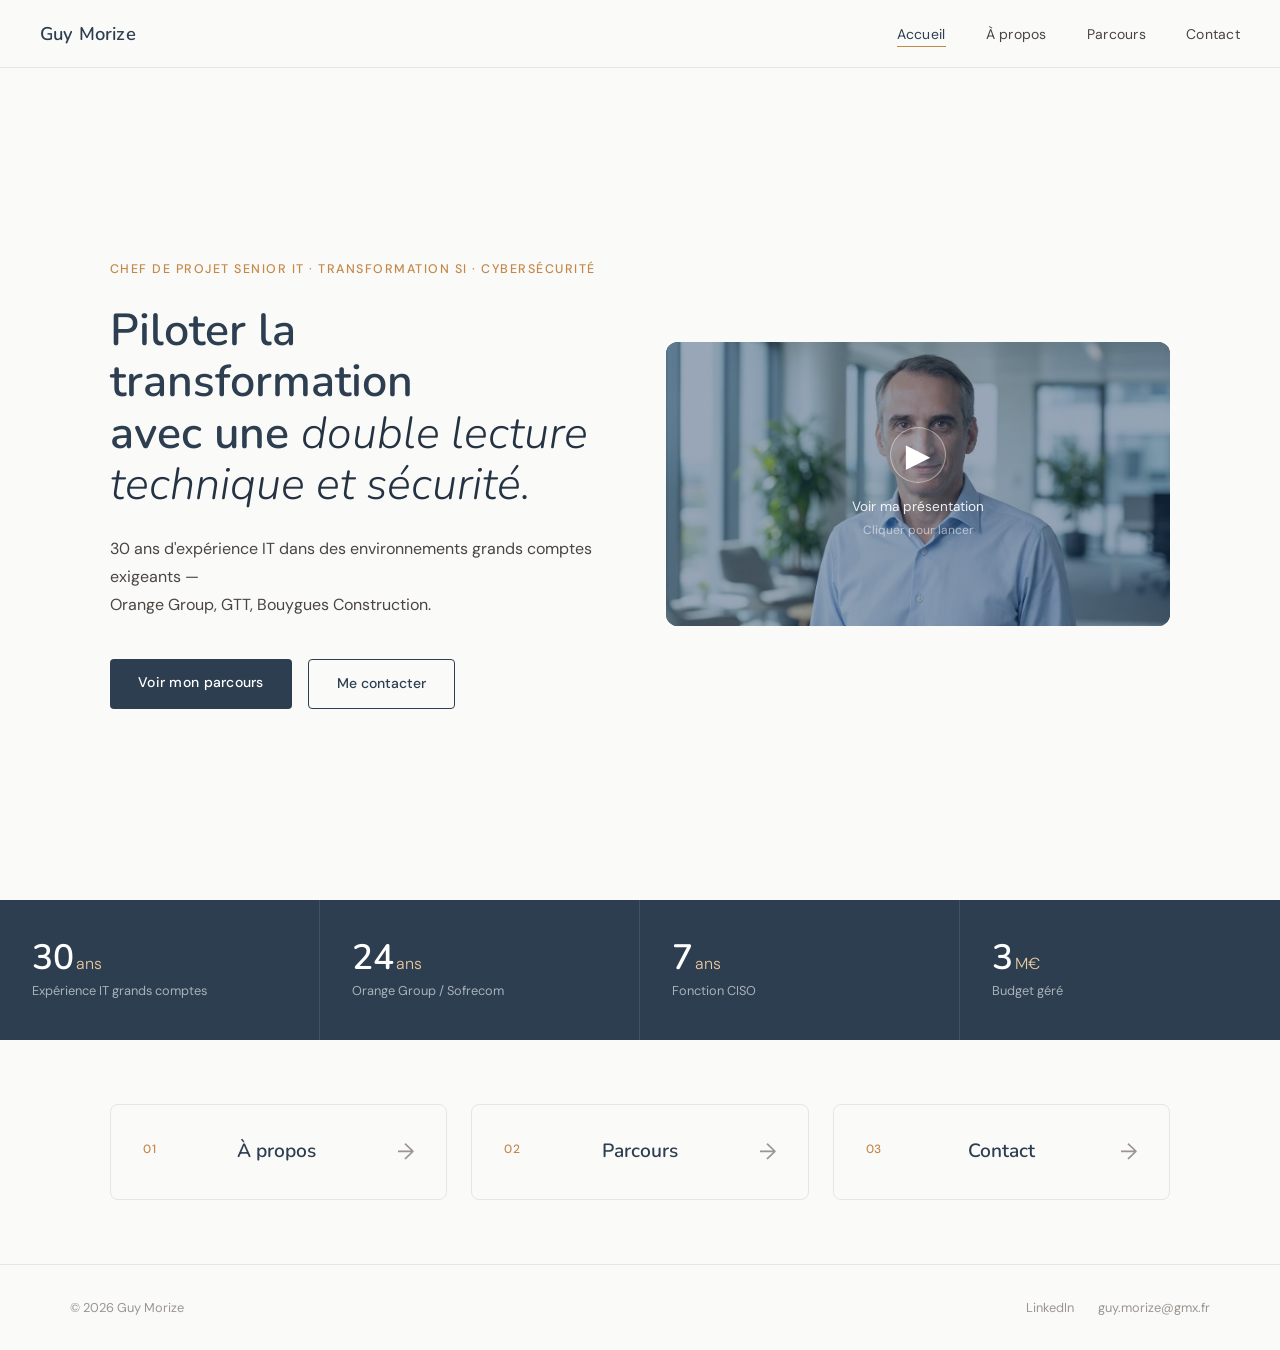
<file: index.html>
<!DOCTYPE html>
<html lang="fr">
<head>
<meta charset="UTF-8">
<meta name="viewport" content="width=device-width, initial-scale=1.0">
<title>Guy Morize · Chef de Projet Senior IT</title>
<link rel="preconnect" href="https://fonts.googleapis.com">
<link rel="preconnect" href="https://fonts.gstatic.com" crossorigin>
<link href="https://fonts.googleapis.com/css2?family=Nunito:ital,wght@0,400;0,600;1,300;1,400&family=DM+Sans:wght@300;400;500&display=swap" rel="stylesheet">
<link rel="stylesheet" href="style.css">
</head>
<body>

<nav id="navbar">
  <a href="index.html" class="nav-logo">Guy Morize</a>
  <button class="nav-toggle" id="navToggle" aria-label="Menu">
    <span></span><span></span><span></span>
  </button>
  <ul class="nav-links" id="navLinks">
    <li><a href="index.html" class="active">Accueil</a></li>
    <li><a href="apropos.html">À propos</a></li>
    <li><a href="parcours.html">Parcours</a></li>
    <li><a href="contact.html">Contact</a></li>
  </ul>
</nav>

<main>
  <section class="hero">
    <div class="hero-inner">
      <div class="hero-tag reveal">Chef de Projet Senior IT · Transformation SI · Cybersécurité</div>
      <h1 class="hero-title reveal">
        Piloter la transformation<br>avec une <em>double lecture<br>technique et sécurité.</em>
      </h1>
      <p class="hero-sub reveal">
        30 ans d'expérience IT dans des environnements grands comptes exigeants —<br>
        Orange Group, GTT, Bouygues Construction.
      </p>
      <div class="hero-cta reveal">
        <a href="parcours.html" class="btn-primary">Voir mon parcours</a>
        <a href="contact.html" class="btn-ghost">Me contacter</a>
      </div>
    </div>

    <div class="hero-video reveal">
      <div class="video-container" id="videoContainer">
        <div class="video-thumbnail" id="videoThumbnail" onclick="playVideo()">
          <img src="gmzia.jpg" alt="Guy Morize" class="video-photo">
          <div class="video-overlay">
            <div class="video-icon">▶</div>
            <p>Voir ma présentation<br><span>Cliquer pour lancer</span></p>
          </div>
        </div>
        <iframe
          id="videoIframe"
          src=""
          data-src="https://app.heygen.com/embeds/eeaa1bfe9e5f44f0b05d1f847ef6d426"
          frameborder="0"
          allow="autoplay; fullscreen"
          allowfullscreen
          style="display:none; width:100%; height:100%; border-radius:12px;">
        </iframe>
      </div>
    </div>
  </section>

  <section class="stats">
    <div class="stat-item">
      <div class="stat-num">30<span>ans</span></div>
      <div class="stat-label">Expérience IT grands comptes</div>
    </div>
    <div class="stat-item">
      <div class="stat-num">24<span>ans</span></div>
      <div class="stat-label">Orange Group / Sofrecom</div>
    </div>
    <div class="stat-item">
      <div class="stat-num">7<span>ans</span></div>
      <div class="stat-label">Fonction CISO</div>
    </div>
    <div class="stat-item">
      <div class="stat-num">3<span>M€</span></div>
      <div class="stat-label">Budget géré</div>
    </div>
  </section>

  <section class="nav-cards">
    <a href="apropos.html" class="nav-card">
      <div class="nav-card-num">01</div>
      <div class="nav-card-title">À propos</div>
      <div class="nav-card-arrow">→</div>
    </a>
    <a href="parcours.html" class="nav-card">
      <div class="nav-card-num">02</div>
      <div class="nav-card-title">Parcours</div>
      <div class="nav-card-arrow">→</div>
    </a>
    <a href="contact.html" class="nav-card">
      <div class="nav-card-num">03</div>
      <div class="nav-card-title">Contact</div>
      <div class="nav-card-arrow">→</div>
    </a>
  </section>
</main>

<footer>
  <div class="footer-inner">
    <span>© 2026 Guy Morize</span>
    <div class="footer-links">
      <a href="https://www.linkedin.com/in/guy-morize" target="_blank">LinkedIn</a>
      <a href="mailto:guy.morize@gmx.fr">guy.morize@gmx.fr</a>
    </div>
  </div>
</footer>

<script src="script.js"></script>
</body>
</html>
</file>
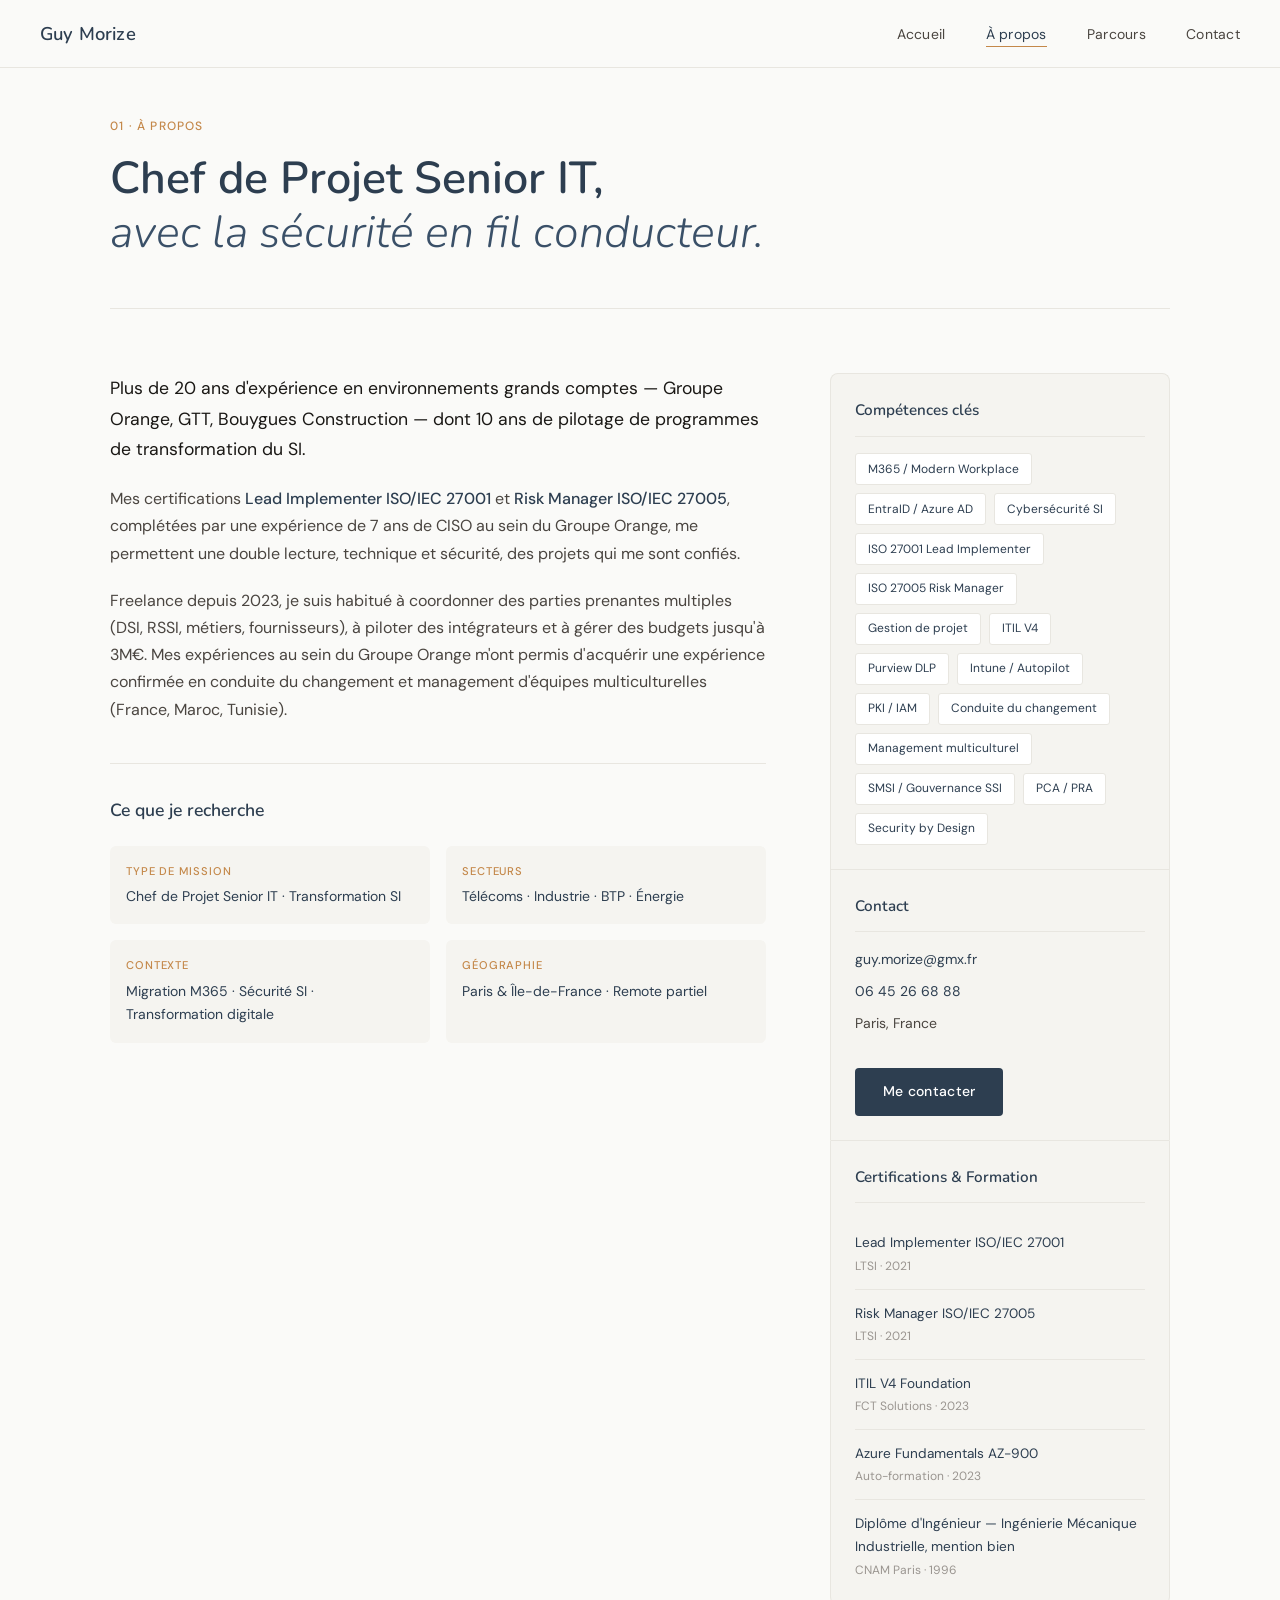
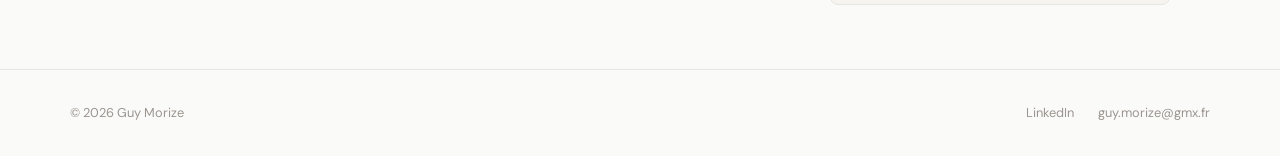
<file: apropos.html>
<!DOCTYPE html>
<html lang="fr">
<head>
<meta charset="UTF-8">
<meta name="viewport" content="width=device-width, initial-scale=1.0">
<title>Guy Morize · À propos</title>
<link rel="preconnect" href="https://fonts.googleapis.com">
<link rel="preconnect" href="https://fonts.gstatic.com" crossorigin>
<link href="https://fonts.googleapis.com/css2?family=Nunito:ital,wght@0,400;0,600;1,300;1,400&family=DM+Sans:wght@300;400;500&display=swap" rel="stylesheet">
<link rel="stylesheet" href="style.css">
</head>
<body>

<nav id="navbar">
  <a href="index.html" class="nav-logo">Guy Morize</a>
  <button class="nav-toggle" id="navToggle" aria-label="Menu">
    <span></span><span></span><span></span>
  </button>
  <ul class="nav-links" id="navLinks">
    <li><a href="index.html">Accueil</a></li>
    <li><a href="apropos.html" class="active">À propos</a></li>
    <li><a href="parcours.html">Parcours</a></li>
    <li><a href="contact.html">Contact</a></li>
  </ul>
</nav>

<main class="page-main">
  <div class="page-header reveal">
    <div class="page-num">01 · À propos</div>
    <h1>Chef de Projet Senior IT,<br><em>avec la sécurité en fil conducteur.</em></h1>
  </div>

  <div class="about-grid">
    <div class="about-text reveal">
      <p class="lead">
        Plus de 20 ans d'expérience en environnements grands comptes — Groupe Orange, GTT, Bouygues Construction — dont 10 ans de pilotage de programmes de transformation du SI.
      </p>
      <p>
        Mes certifications <strong>Lead Implementer ISO/IEC 27001</strong> et <strong>Risk Manager ISO/IEC 27005</strong>, complétées par une expérience de 7 ans de CISO au sein du Groupe Orange, me permettent une double lecture, technique et sécurité, des projets qui me sont confiés.
      </p>
      <p>
        Freelance depuis 2023, je suis habitué à coordonner des parties prenantes multiples (DSI, RSSI, métiers, fournisseurs), à piloter des intégrateurs et à gérer des budgets jusqu'à 3M€. Mes expériences au sein du Groupe Orange m'ont permis d'acquérir une expérience confirmée en conduite du changement et management d'équipes multiculturelles (France, Maroc, Tunisie).
      </p>

      <div class="about-target">
        <h3>Ce que je recherche</h3>
        <div class="target-grid">
          <div class="target-item">
            <div class="target-label">Type de mission</div>
            <div class="target-val">Chef de Projet Senior IT · Transformation SI</div>
          </div>
          <div class="target-item">
            <div class="target-label">Secteurs</div>
            <div class="target-val">Télécoms · Industrie · BTP · Énergie</div>
          </div>
          <div class="target-item">
            <div class="target-label">Contexte</div>
            <div class="target-val">Migration M365 · Sécurité SI · Transformation digitale</div>
          </div>
          <div class="target-item">
            <div class="target-label">Géographie</div>
            <div class="target-val">Paris & Île-de-France · Remote partiel</div>
          </div>
        </div>
      </div>
    </div>

    <div class="about-sidebar reveal">
      <div class="sidebar-card">
        <h3>Compétences clés</h3>
        <div class="skills-list">
          <span class="skill-tag">M365 / Modern Workplace</span>
          <span class="skill-tag">EntraID / Azure AD</span>
          <span class="skill-tag">Cybersécurité SI</span>
          <span class="skill-tag">ISO 27001 Lead Implementer</span>
          <span class="skill-tag">ISO 27005 Risk Manager</span>
          <span class="skill-tag">Gestion de projet</span>
          <span class="skill-tag">ITIL V4</span>
          <span class="skill-tag">Purview DLP</span>
          <span class="skill-tag">Intune / Autopilot</span>
          <span class="skill-tag">PKI / IAM</span>
          <span class="skill-tag">Conduite du changement</span>
          <span class="skill-tag">Management multiculturel</span>
          <span class="skill-tag">SMSI / Gouvernance SSI</span>
          <span class="skill-tag">PCA / PRA</span>
          <span class="skill-tag">Security by Design</span>
        </div>
      </div>

      <div class="sidebar-card">
        <h3>Contact</h3>
        <ul class="contact-list">
          <li><a href="mailto:guy.morize@gmx.fr">guy.morize@gmx.fr</a></li>
          <li><a href="tel:+33645266888">06 45 26 68 88</a></li>
          <li>Paris, France</li>
        </ul>
        <a href="contact.html" class="btn-primary" style="margin-top:1.5rem; display:inline-block;">Me contacter</a>
      </div>

      <div class="sidebar-card">
        <h3>Certifications & Formation</h3>
        <ul class="formation-list">
          <li>
            <div class="formation-title">Lead Implementer ISO/IEC 27001</div>
            <div class="formation-detail">LTSI · 2021</div>
          </li>
          <li>
            <div class="formation-title">Risk Manager ISO/IEC 27005</div>
            <div class="formation-detail">LTSI · 2021</div>
          </li>
          <li>
            <div class="formation-title">ITIL V4 Foundation</div>
            <div class="formation-detail">FCT Solutions · 2023</div>
          </li>
          <li>
            <div class="formation-title">Azure Fundamentals AZ-900</div>
            <div class="formation-detail">Auto-formation · 2023</div>
          </li>
          <li>
            <div class="formation-title">Diplôme d'Ingénieur — Ingénierie Mécanique Industrielle, mention bien</div>
            <div class="formation-detail">CNAM Paris · 1996</div>
          </li>
        </ul>
      </div>
    </div>
  </div>
</main>

<footer>
  <div class="footer-inner">
    <span>© 2026 Guy Morize</span>
    <div class="footer-links">
      <a href="https://www.linkedin.com/in/guy-morize" target="_blank">LinkedIn</a>
      <a href="mailto:guy.morize@gmx.fr">guy.morize@gmx.fr</a>
    </div>
  </div>
</footer>

<script src="script.js"></script>
</body>
</html>
</file>
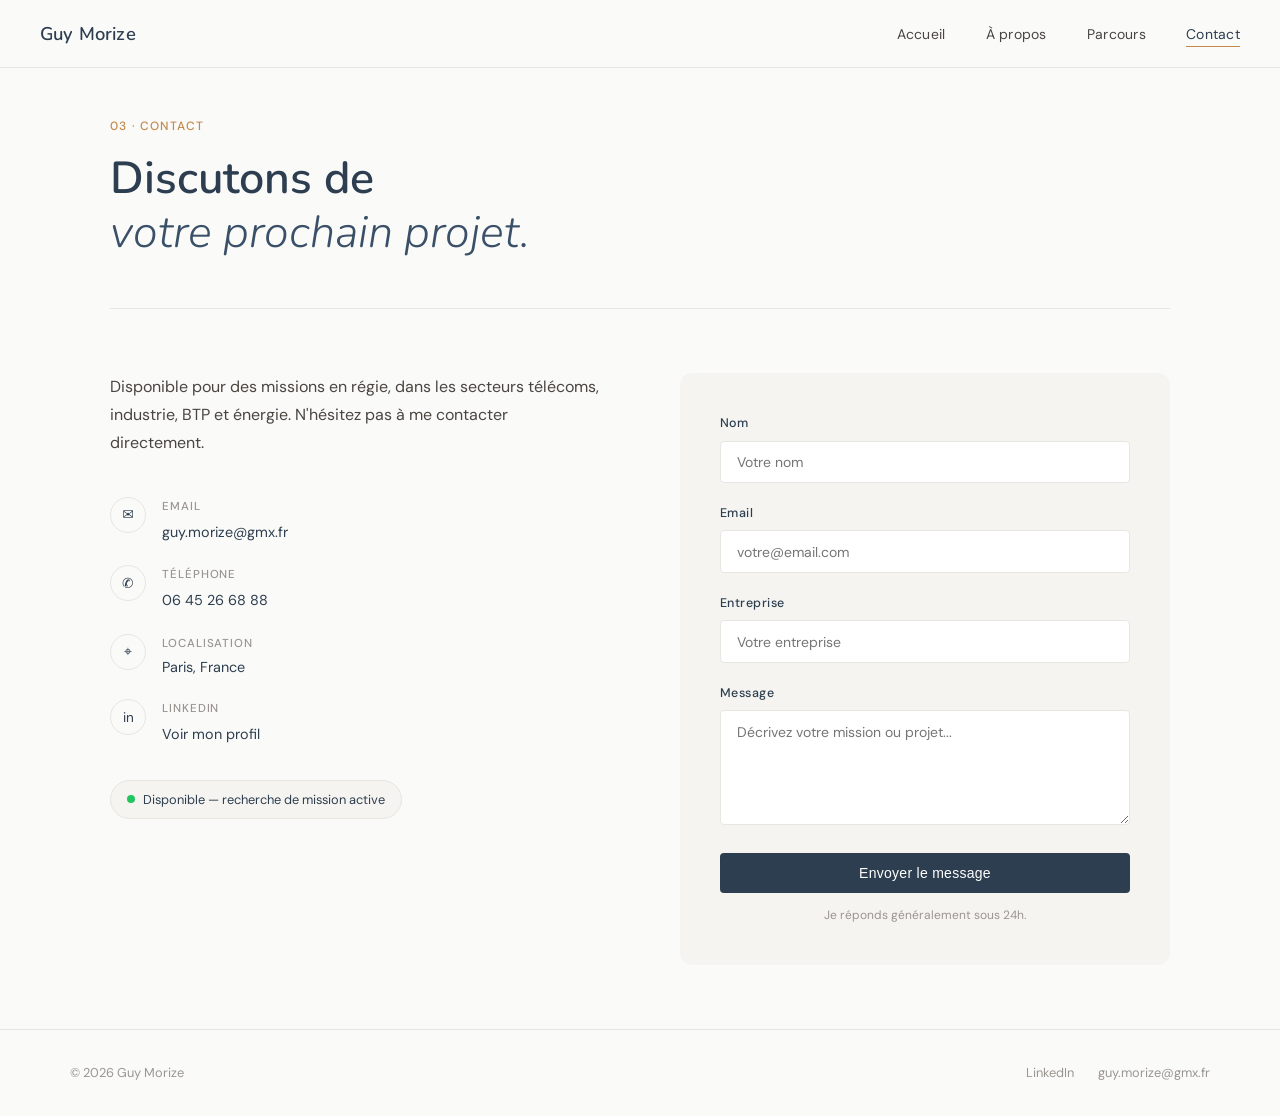
<file: contact.html>
<!DOCTYPE html>
<html lang="fr">
<head>
<meta charset="UTF-8">
<meta name="viewport" content="width=device-width, initial-scale=1.0">
<title>Guy Morize · Contact</title>
<link rel="preconnect" href="https://fonts.googleapis.com">
<link rel="preconnect" href="https://fonts.gstatic.com" crossorigin>
<link href="https://fonts.googleapis.com/css2?family=Nunito:ital,wght@0,400;0,600;1,300;1,400&family=DM+Sans:wght@300;400;500&display=swap" rel="stylesheet">
<link rel="stylesheet" href="style.css">
</head>
<body>

<nav id="navbar">
  <a href="index.html" class="nav-logo">Guy Morize</a>
  <button class="nav-toggle" id="navToggle" aria-label="Menu">
    <span></span><span></span><span></span>
  </button>
  <ul class="nav-links" id="navLinks">
    <li><a href="index.html">Accueil</a></li>
    <li><a href="apropos.html">À propos</a></li>
    <li><a href="parcours.html">Parcours</a></li>
    <li><a href="contact.html" class="active">Contact</a></li>
  </ul>
</nav>

<main class="page-main">
  <div class="page-header reveal">
    <div class="page-num">03 · Contact</div>
    <h1>Discutons de<br><em>votre prochain projet.</em></h1>
  </div>

  <div class="contact-grid">
    <div class="contact-info reveal">
      <p class="lead">Disponible pour des missions en régie, dans les secteurs télécoms, industrie, BTP et énergie. N'hésitez pas à me contacter directement.</p>

      <div class="contact-items">
        <div class="contact-item">
          <div class="contact-icon">✉</div>
          <div>
            <div class="contact-label">Email</div>
            <a href="mailto:guy.morize@gmx.fr" class="contact-val">guy.morize@gmx.fr</a>
          </div>
        </div>
        <div class="contact-item">
          <div class="contact-icon">✆</div>
          <div>
            <div class="contact-label">Téléphone</div>
            <a href="tel:+33645266888" class="contact-val">06 45 26 68 88</a>
          </div>
        </div>
        <div class="contact-item">
          <div class="contact-icon">⌖</div>
          <div>
            <div class="contact-label">Localisation</div>
            <div class="contact-val">Paris, France</div>
          </div>
        </div>
        <div class="contact-item">
          <div class="contact-icon">in</div>
          <div>
            <div class="contact-label">LinkedIn</div>
            <a href="https://www.linkedin.com/in/guy-morize" target="_blank" class="contact-val">Voir mon profil</a>
          </div>
        </div>
      </div>

      <div class="availability-badge">
        <div class="badge-dot"></div>
        Disponible — recherche de mission active
      </div>
    </div>

    <div class="contact-form-wrap reveal">
      <form class="contact-form" id="contactForm">
        <div class="form-group">
          <label for="name">Nom</label>
          <input type="text" id="name" name="name" placeholder="Votre nom" required>
        </div>
        <div class="form-group">
          <label for="email">Email</label>
          <input type="email" id="email" name="email" placeholder="votre@email.com" required>
        </div>
        <div class="form-group">
          <label for="company">Entreprise</label>
          <input type="text" id="company" name="company" placeholder="Votre entreprise">
        </div>
        <div class="form-group">
          <label for="message">Message</label>
          <textarea id="message" name="message" rows="5" placeholder="Décrivez votre mission ou projet..." required></textarea>
        </div>
        <button type="submit" class="btn-primary btn-full">Envoyer le message</button>
        <p class="form-note">Je réponds généralement sous 24h.</p>
      </form>
      <div class="form-success" id="formSuccess" style="display:none;">
        <div class="success-icon">✓</div>
        <h3>Message envoyé</h3>
        <p>Merci pour votre message. Je vous répondrai dans les meilleurs délais.</p>
      </div>

    </div>
  </div>
</main>

<footer>
  <div class="footer-inner">
    <span>© 2026 Guy Morize</span>
    <div class="footer-links">
      <a href="https://www.linkedin.com/in/guy-morize" target="_blank">LinkedIn</a>
      <a href="mailto:guy.morize@gmx.fr">guy.morize@gmx.fr</a>
    </div>
  </div>
</footer>

<script src="script.js"></script>
</body>
</html>
</file>
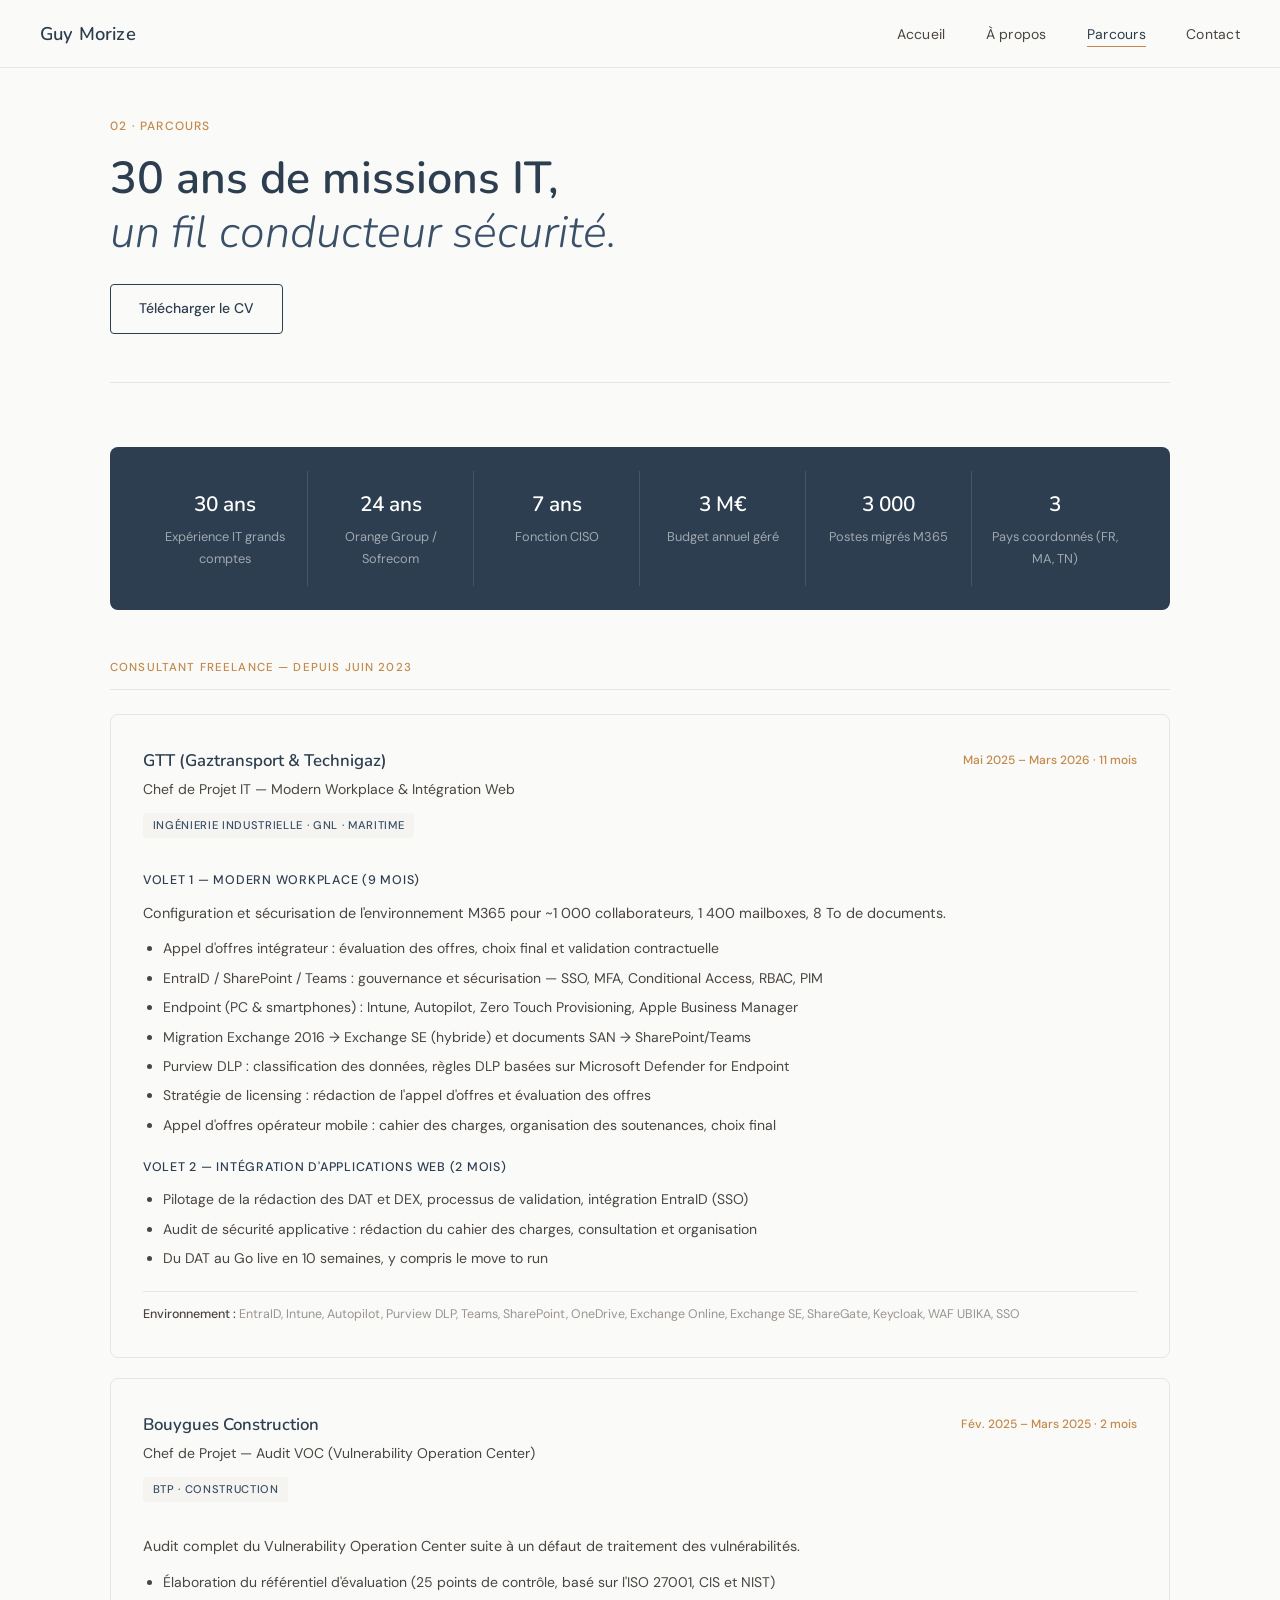
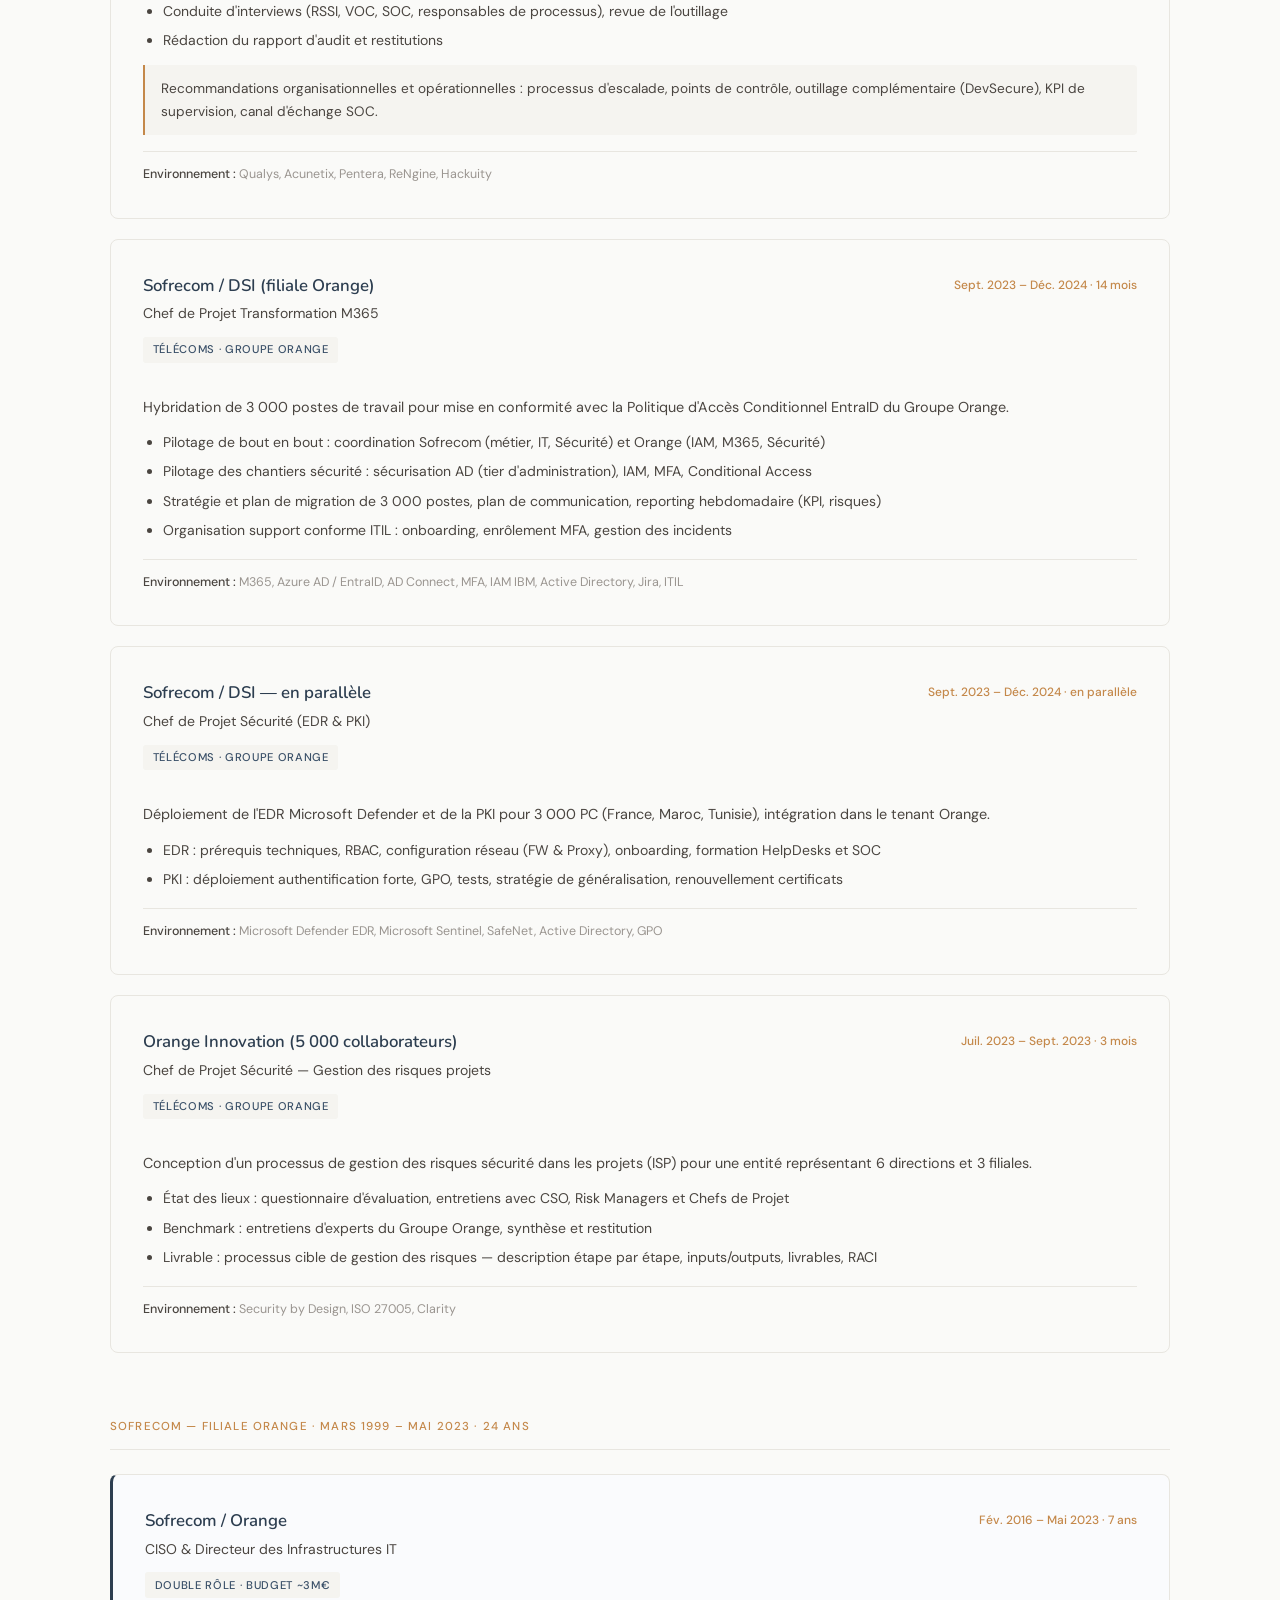
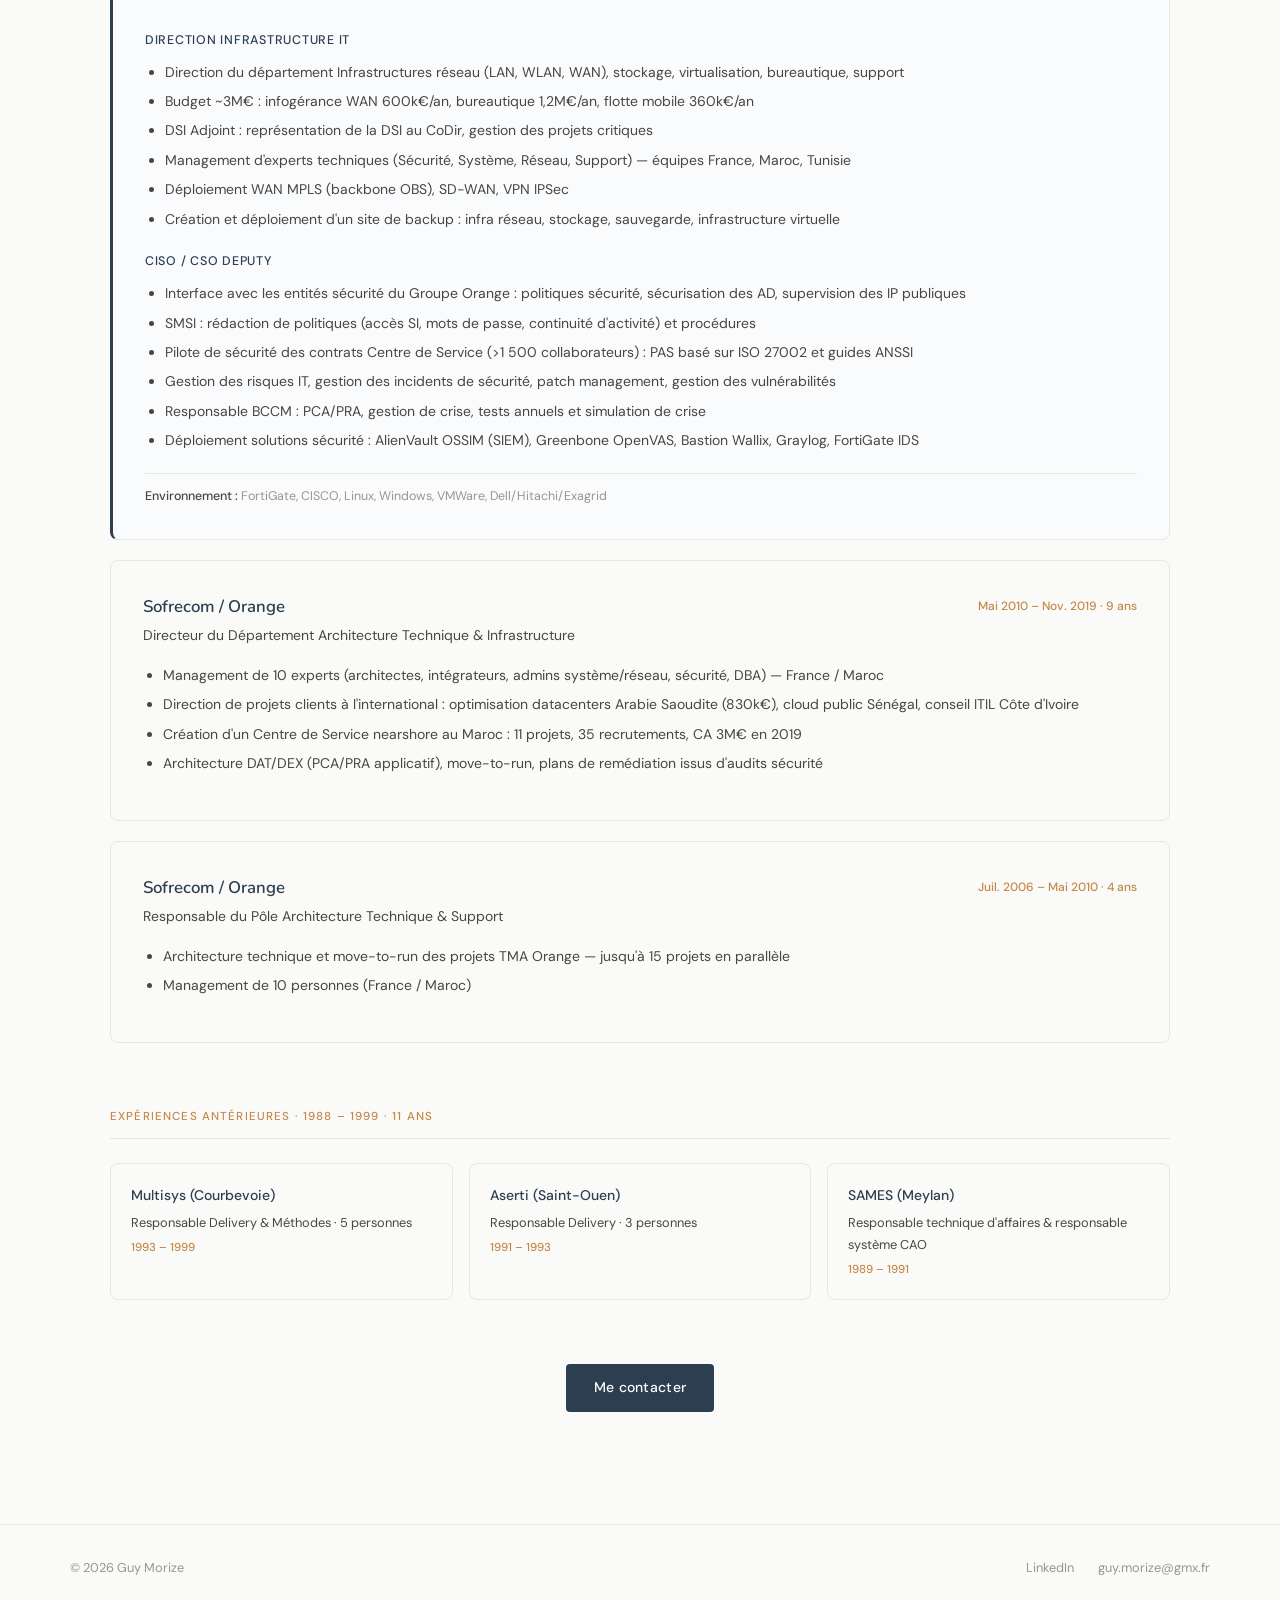
<file: parcours.html>
<!DOCTYPE html>
<html lang="fr">
<head>
<meta charset="UTF-8">
<meta name="viewport" content="width=device-width, initial-scale=1.0">
<title>Guy Morize · Parcours</title>
<link rel="preconnect" href="https://fonts.googleapis.com">
<link rel="preconnect" href="https://fonts.gstatic.com" crossorigin>
<link href="https://fonts.googleapis.com/css2?family=Nunito:ital,wght@0,400;0,600;1,300;1,400&family=DM+Sans:wght@300;400;500&display=swap" rel="stylesheet">
<link rel="stylesheet" href="style.css">
</head>
<body>

<nav id="navbar">
  <a href="index.html" class="nav-logo">Guy Morize</a>
  <button class="nav-toggle" id="navToggle" aria-label="Menu">
    <span></span><span></span><span></span>
  </button>
  <ul class="nav-links" id="navLinks">
    <li><a href="index.html">Accueil</a></li>
    <li><a href="apropos.html">À propos</a></li>
    <li><a href="parcours.html" class="active">Parcours</a></li>
    <li><a href="contact.html">Contact</a></li>
  </ul>
</nav>

<main class="page-main">
  <div class="page-header reveal">
    <div class="page-num">02 · Parcours</div>
    <h1>30 ans de missions IT,<br><em>un fil conducteur sécurité.</em></h1>
    <a href="CV-Guy-Morize.pdf" class="btn-ghost" download>Télécharger le CV</a>
  </div>

  <div class="kpi-section kpi-compact reveal">
    <div class="kpi-grid">
      <div class="kpi-item"><div class="kpi-num">30 ans</div><div class="kpi-label">Expérience IT grands comptes</div></div>
      <div class="kpi-item"><div class="kpi-num">24 ans</div><div class="kpi-label">Orange Group / Sofrecom</div></div>
      <div class="kpi-item"><div class="kpi-num">7 ans</div><div class="kpi-label">Fonction CISO</div></div>
      <div class="kpi-item"><div class="kpi-num">3 M€</div><div class="kpi-label">Budget annuel géré</div></div>
      <div class="kpi-item"><div class="kpi-num">3 000</div><div class="kpi-label">Postes migrés M365</div></div>
      <div class="kpi-item"><div class="kpi-num">3</div><div class="kpi-label">Pays coordonnés (FR, MA, TN)</div></div>
    </div>
  </div>

  <!-- MISSIONS FREELANCE -->
  <div class="timeline-section reveal">
    <div class="section-label">Consultant Freelance — depuis juin 2023</div>

    <div class="mission-card">
      <div class="mission-header">
        <div>
          <div class="mission-company">GTT (Gaztransport & Technigaz)</div>
          <div class="mission-role">Chef de Projet IT — Modern Workplace & Intégration Web</div>
        </div>
        <div class="mission-period">Mai 2025 – Mars 2026 · 11 mois</div>
      </div>
      <div class="mission-sector">Ingénierie industrielle · GNL · Maritime</div>

      <div class="mission-body">
        <div class="mission-volet">
          <div class="volet-title">Volet 1 — Modern Workplace (9 mois)</div>
          <p>Configuration et sécurisation de l'environnement M365 pour ~1 000 collaborateurs, 1 400 mailboxes, 8 To de documents.</p>
          <ul>
            <li>Appel d'offres intégrateur : évaluation des offres, choix final et validation contractuelle</li>
            <li>EntraID / SharePoint / Teams : gouvernance et sécurisation — SSO, MFA, Conditional Access, RBAC, PIM</li>
            <li>Endpoint (PC & smartphones) : Intune, Autopilot, Zero Touch Provisioning, Apple Business Manager</li>
            <li>Migration Exchange 2016 → Exchange SE (hybride) et documents SAN → SharePoint/Teams</li>
            <li>Purview DLP : classification des données, règles DLP basées sur Microsoft Defender for Endpoint</li>
            <li>Stratégie de licensing : rédaction de l'appel d'offres et évaluation des offres</li>
            <li>Appel d'offres opérateur mobile : cahier des charges, organisation des soutenances, choix final</li>
          </ul>
        </div>
        <div class="mission-volet">
          <div class="volet-title">Volet 2 — Intégration d'applications web (2 mois)</div>
          <ul>
            <li>Pilotage de la rédaction des DAT et DEX, processus de validation, intégration EntraID (SSO)</li>
            <li>Audit de sécurité applicative : rédaction du cahier des charges, consultation et organisation</li>
            <li>Du DAT au Go live en 10 semaines, y compris le move to run</li>
          </ul>
        </div>
      </div>
      <div class="mission-env"><strong>Environnement :</strong> EntraID, Intune, Autopilot, Purview DLP, Teams, SharePoint, OneDrive, Exchange Online, Exchange SE, ShareGate, Keycloak, WAF UBIKA, SSO</div>
    </div>

    <div class="mission-card">
      <div class="mission-header">
        <div>
          <div class="mission-company">Bouygues Construction</div>
          <div class="mission-role">Chef de Projet — Audit VOC (Vulnerability Operation Center)</div>
        </div>
        <div class="mission-period">Fév. 2025 – Mars 2025 · 2 mois</div>
      </div>
      <div class="mission-sector">BTP · Construction</div>
      <div class="mission-body">
        <p>Audit complet du Vulnerability Operation Center suite à un défaut de traitement des vulnérabilités.</p>
        <ul>
          <li>Élaboration du référentiel d'évaluation (25 points de contrôle, basé sur l'ISO 27001, CIS et NIST)</li>
          <li>Conduite d'interviews (RSSI, VOC, SOC, responsables de processus), revue de l'outillage</li>
          <li>Rédaction du rapport d'audit et restitutions</li>
        </ul>
        <div class="mission-result">Recommandations organisationnelles et opérationnelles : processus d'escalade, points de contrôle, outillage complémentaire (DevSecure), KPI de supervision, canal d'échange SOC.</div>
      </div>
      <div class="mission-env"><strong>Environnement :</strong> Qualys, Acunetix, Pentera, ReNgine, Hackuity</div>
    </div>

    <div class="mission-card">
      <div class="mission-header">
        <div>
          <div class="mission-company">Sofrecom / DSI (filiale Orange)</div>
          <div class="mission-role">Chef de Projet Transformation M365</div>
        </div>
        <div class="mission-period">Sept. 2023 – Déc. 2024 · 14 mois</div>
      </div>
      <div class="mission-sector">Télécoms · Groupe Orange</div>
      <div class="mission-body">
        <p>Hybridation de 3 000 postes de travail pour mise en conformité avec la Politique d'Accès Conditionnel EntraID du Groupe Orange.</p>
        <ul>
          <li>Pilotage de bout en bout : coordination Sofrecom (métier, IT, Sécurité) et Orange (IAM, M365, Sécurité)</li>
          <li>Pilotage des chantiers sécurité : sécurisation AD (tier d'administration), IAM, MFA, Conditional Access</li>
          <li>Stratégie et plan de migration de 3 000 postes, plan de communication, reporting hebdomadaire (KPI, risques)</li>
          <li>Organisation support conforme ITIL : onboarding, enrôlement MFA, gestion des incidents</li>
        </ul>
      </div>
      <div class="mission-env"><strong>Environnement :</strong> M365, Azure AD / EntraID, AD Connect, MFA, IAM IBM, Active Directory, Jira, ITIL</div>
    </div>

    <div class="mission-card">
      <div class="mission-header">
        <div>
          <div class="mission-company">Sofrecom / DSI — en parallèle</div>
          <div class="mission-role">Chef de Projet Sécurité (EDR & PKI)</div>
        </div>
        <div class="mission-period">Sept. 2023 – Déc. 2024 · en parallèle</div>
      </div>
      <div class="mission-sector">Télécoms · Groupe Orange</div>
      <div class="mission-body">
        <p>Déploiement de l'EDR Microsoft Defender et de la PKI pour 3 000 PC (France, Maroc, Tunisie), intégration dans le tenant Orange.</p>
        <ul>
          <li>EDR : prérequis techniques, RBAC, configuration réseau (FW & Proxy), onboarding, formation HelpDesks et SOC</li>
          <li>PKI : déploiement authentification forte, GPO, tests, stratégie de généralisation, renouvellement certificats</li>
        </ul>
      </div>
      <div class="mission-env"><strong>Environnement :</strong> Microsoft Defender EDR, Microsoft Sentinel, SafeNet, Active Directory, GPO</div>
    </div>

    <div class="mission-card">
      <div class="mission-header">
        <div>
          <div class="mission-company">Orange Innovation (5 000 collaborateurs)</div>
          <div class="mission-role">Chef de Projet Sécurité — Gestion des risques projets</div>
        </div>
        <div class="mission-period">Juil. 2023 – Sept. 2023 · 3 mois</div>
      </div>
      <div class="mission-sector">Télécoms · Groupe Orange</div>
      <div class="mission-body">
        <p>Conception d'un processus de gestion des risques sécurité dans les projets (ISP) pour une entité représentant 6 directions et 3 filiales.</p>
        <ul>
          <li>État des lieux : questionnaire d'évaluation, entretiens avec CSO, Risk Managers et Chefs de Projet</li>
          <li>Benchmark : entretiens d'experts du Groupe Orange, synthèse et restitution</li>
          <li>Livrable : processus cible de gestion des risques — description étape par étape, inputs/outputs, livrables, RACI</li>
        </ul>
      </div>
      <div class="mission-env"><strong>Environnement :</strong> Security by Design, ISO 27005, Clarity</div>
    </div>
  </div>

  <!-- POSTES EN ENTREPRISE -->
  <div class="timeline-section reveal">
    <div class="section-label">Sofrecom — filiale Orange · Mars 1999 – Mai 2023 · 24 ans</div>

    <div class="mission-card mission-card--major">
      <div class="mission-header">
        <div>
          <div class="mission-company">Sofrecom / Orange</div>
          <div class="mission-role">CISO & Directeur des Infrastructures IT</div>
        </div>
        <div class="mission-period">Fév. 2016 – Mai 2023 · 7 ans</div>
      </div>
      <div class="mission-sector">Double rôle · Budget ~3M€</div>
      <div class="mission-body">
        <div class="mission-volet">
          <div class="volet-title">Direction Infrastructure IT</div>
          <ul>
            <li>Direction du département Infrastructures réseau (LAN, WLAN, WAN), stockage, virtualisation, bureautique, support</li>
            <li>Budget ~3M€ : infogérance WAN 600k€/an, bureautique 1,2M€/an, flotte mobile 360k€/an</li>
            <li>DSI Adjoint : représentation de la DSI au CoDir, gestion des projets critiques</li>
            <li>Management d'experts techniques (Sécurité, Système, Réseau, Support) — équipes France, Maroc, Tunisie</li>
            <li>Déploiement WAN MPLS (backbone OBS), SD-WAN, VPN IPSec</li>
            <li>Création et déploiement d'un site de backup : infra réseau, stockage, sauvegarde, infrastructure virtuelle</li>
          </ul>
        </div>
        <div class="mission-volet">
          <div class="volet-title">CISO / CSO deputy</div>
          <ul>
            <li>Interface avec les entités sécurité du Groupe Orange : politiques sécurité, sécurisation des AD, supervision des IP publiques</li>
            <li>SMSI : rédaction de politiques (accès SI, mots de passe, continuité d'activité) et procédures</li>
            <li>Pilote de sécurité des contrats Centre de Service (&gt;1 500 collaborateurs) : PAS basé sur ISO 27002 et guides ANSSI</li>
            <li>Gestion des risques IT, gestion des incidents de sécurité, patch management, gestion des vulnérabilités</li>
            <li>Responsable BCCM : PCA/PRA, gestion de crise, tests annuels et simulation de crise</li>
            <li>Déploiement solutions sécurité : AlienVault OSSIM (SIEM), Greenbone OpenVAS, Bastion Wallix, Graylog, FortiGate IDS</li>
          </ul>
        </div>
      </div>
      <div class="mission-env"><strong>Environnement :</strong> FortiGate, CISCO, Linux, Windows, VMWare, Dell/Hitachi/Exagrid</div>
    </div>

    <div class="mission-card">
      <div class="mission-header">
        <div>
          <div class="mission-company">Sofrecom / Orange</div>
          <div class="mission-role">Directeur du Département Architecture Technique & Infrastructure</div>
        </div>
        <div class="mission-period">Mai 2010 – Nov. 2019 · 9 ans</div>
      </div>
      <div class="mission-body">
        <ul>
          <li>Management de 10 experts (architectes, intégrateurs, admins système/réseau, sécurité, DBA) — France / Maroc</li>
          <li>Direction de projets clients à l'international : optimisation datacenters Arabie Saoudite (830k€), cloud public Sénégal, conseil ITIL Côte d'Ivoire</li>
          <li>Création d'un Centre de Service nearshore au Maroc : 11 projets, 35 recrutements, CA 3M€ en 2019</li>
          <li>Architecture DAT/DEX (PCA/PRA applicatif), move-to-run, plans de remédiation issus d'audits sécurité</li>
        </ul>
      </div>
    </div>

    <div class="mission-card">
      <div class="mission-header">
        <div>
          <div class="mission-company">Sofrecom / Orange</div>
          <div class="mission-role">Responsable du Pôle Architecture Technique & Support</div>
        </div>
        <div class="mission-period">Juil. 2006 – Mai 2010 · 4 ans</div>
      </div>
      <div class="mission-body">
        <ul>
          <li>Architecture technique et move-to-run des projets TMA Orange — jusqu'à 15 projets en parallèle</li>
          <li>Management de 10 personnes (France / Maroc)</li>
        </ul>
      </div>
    </div>
  </div>

  <!-- EXPÉRIENCES ANTÉRIEURES -->
  <div class="timeline-section reveal">
    <div class="section-label">Expériences antérieures · 1988 – 1999 · 11 ans</div>
    <div class="early-career">
      <div class="early-item">
        <div class="early-company">Multisys (Courbevoie)</div>
        <div class="early-role">Responsable Delivery & Méthodes · 5 personnes</div>
        <div class="early-period">1993 – 1999</div>
      </div>
      <div class="early-item">
        <div class="early-company">Aserti (Saint-Ouen)</div>
        <div class="early-role">Responsable Delivery · 3 personnes</div>
        <div class="early-period">1991 – 1993</div>
      </div>
      <div class="early-item">
        <div class="early-company">SAMES (Meylan)</div>
        <div class="early-role">Responsable technique d'affaires & responsable système CAO</div>
        <div class="early-period">1989 – 1991</div>
      </div>
    </div>
  </div>

  <!-- CHIFFRES CLÉS -->

  <div style="text-align:center; margin: 3rem 0;">
    <a href="contact.html" class="btn-primary">Me contacter</a>
  </div>
</main>

<footer>
  <div class="footer-inner">
    <span>© 2026 Guy Morize</span>
    <div class="footer-links">
      <a href="https://www.linkedin.com/in/guy-morize" target="_blank">LinkedIn</a>
      <a href="mailto:guy.morize@gmx.fr">guy.morize@gmx.fr</a>
    </div>
  </div>
</footer>

<script src="script.js"></script>
</body>
</html>
</file>
<file: style.css>
/* ===== RESET & BASE ===== */
*, *::before, *::after { box-sizing: border-box; margin: 0; padding: 0; }

:root {
  --navy: #2D3E50;
  --navy-dark: #243242;
  --navy-light: #3A5068;
  --accent: #C4884A;
  --accent-light: #E8C9A0;
  --white: #FAFAF8;
  --gray-50: #F5F4F0;
  --gray-100: #E8E6E0;
  --gray-400: #9A9590;
  --gray-700: #4A4540;
  --text: #1A1815;
  --font-serif: 'Nunito', sans-serif;
  --font-sans: 'DM Sans', system-ui, sans-serif;
  --max-w: 1140px;
  --nav-h: 68px;
}

html { scroll-behavior: smooth; }

body {
  font-family: var(--font-sans);
  font-size: 16px;
  line-height: 1.7;
  color: var(--text);
  background: var(--white);
  -webkit-font-smoothing: antialiased;
}

/* ===== NAV ===== */
#navbar {
  position: fixed;
  top: 0; left: 0; right: 0;
  height: var(--nav-h);
  background: rgba(250, 250, 248, 0.95);
  backdrop-filter: blur(12px);
  border-bottom: 1px solid var(--gray-100);
  display: flex;
  align-items: center;
  justify-content: space-between;
  padding: 0 2.5rem;
  z-index: 100;
  transition: box-shadow 0.3s;
}

#navbar.scrolled { box-shadow: 0 2px 20px rgba(30,58,95,0.08); }

.nav-logo {
  font-family: var(--font-serif);
  font-size: 1.15rem;
  font-weight: 600;
  color: var(--navy);
  text-decoration: none;
  letter-spacing: 0.01em;
}

.nav-links {
  list-style: none;
  display: flex;
  gap: 2.5rem;
}

.nav-links a {
  text-decoration: none;
  color: var(--gray-700);
  font-size: 0.875rem;
  font-weight: 400;
  letter-spacing: 0.02em;
  transition: color 0.2s;
  position: relative;
}

.nav-links a::after {
  content: '';
  position: absolute;
  bottom: -4px; left: 0; right: 0;
  height: 1px;
  background: var(--accent);
  transform: scaleX(0);
  transition: transform 0.25s;
}

.nav-links a:hover, .nav-links a.active { color: var(--navy); }
.nav-links a:hover::after, .nav-links a.active::after { transform: scaleX(1); }

.nav-toggle {
  display: none;
  flex-direction: column;
  gap: 5px;
  background: none;
  border: none;
  cursor: pointer;
  padding: 4px;
}
.nav-toggle span {
  display: block;
  width: 24px;
  height: 1.5px;
  background: var(--navy);
  transition: 0.3s;
}

/* ===== REVEAL ANIMATION ===== */
.reveal {
  opacity: 0;
  transform: translateY(24px);
  transition: opacity 0.6s ease, transform 0.6s ease;
}
.reveal.visible {
  opacity: 1;
  transform: translateY(0);
}

/* ===== HERO ===== */
.hero {
  min-height: 100vh;
  display: grid;
  grid-template-columns: 1fr 504px;
  align-items: center;
  gap: 4rem;
  max-width: var(--max-w);
  margin: 0 auto;
  padding: calc(var(--nav-h) + 4rem) 2.5rem 4rem;
}

.hero-tag {
  font-size: 0.78rem;
  font-weight: 500;
  letter-spacing: 0.12em;
  text-transform: uppercase;
  color: var(--accent);
  margin-bottom: 1.5rem;
  transition-delay: 0.1s;
}

.hero-title {
  font-family: var(--font-serif);
  font-size: 2.8rem;
  font-weight: 600;
  line-height: 1.15;
  color: var(--navy);
  margin-bottom: 1.5rem;
  transition-delay: 0.2s;
}

.hero-title em {
  font-style: italic;
  font-weight: 300;
  color: var(--navy-dark);
}

.hero-sub {
  font-size: 1rem;
  color: var(--gray-700);
  line-height: 1.75;
  margin-bottom: 2.5rem;
  transition-delay: 0.3s;
}

.hero-cta {
  display: flex;
  gap: 1rem;
  flex-wrap: wrap;
  transition-delay: 0.4s;
}

.hero-video {
  transition-delay: 0.3s;
}

.video-placeholder {
  aspect-ratio: 16/9;
  background: var(--navy);
  border-radius: 12px;
  display: flex;
  flex-direction: column;
  align-items: center;
  justify-content: center;
  color: white;
  gap: 0.75rem;
  position: relative;
  overflow: hidden;
}

.video-container {
  position: relative;
  aspect-ratio: 16/9;
  border-radius: 12px;
  overflow: hidden;
  background: var(--navy-dark);
}

.video-thumbnail {
  position: relative;
  width: 100%;
  height: 100%;
  cursor: pointer;
}

.video-photo {
  width: 100%;
  height: 100%;
  object-fit: cover;
  object-position: center top;
  display: block;
  transition: transform 0.3s ease;
}

.video-thumbnail:hover .video-photo { transform: scale(1.03); }

.video-overlay {
  position: absolute;
  inset: 0;
  background: rgba(30, 58, 95, 0.45);
  display: flex;
  flex-direction: column;
  align-items: center;
  justify-content: center;
  gap: 0.75rem;
  color: white;
  transition: background 0.3s;
}

.video-thumbnail:hover .video-overlay { background: rgba(30, 58, 95, 0.6); }

.video-overlay p {
  font-size: 0.85rem;
  text-align: center;
  color: rgba(255,255,255,0.9);
}
.video-overlay span { color: rgba(255,255,255,0.55); font-size: 0.75rem; }

.video-icon {
  width: 56px; height: 56px;
  border: 1.5px solid rgba(255,255,255,0.6);
  border-radius: 50%;
  display: flex;
  align-items: center;
  justify-content: center;
  font-size: 1.2rem;
  transition: transform 0.2s, border-color 0.2s, background 0.2s;
  background: rgba(255,255,255,0.1);
}
.video-thumbnail:hover .video-icon {
  transform: scale(1.1);
  border-color: white;
  background: rgba(255,255,255,0.2);
}

.video-placeholder::before {
  content: '';
  position: absolute;
  inset: 0;
  background: linear-gradient(135deg, var(--navy-light) 0%, var(--navy-dark) 100%);
  opacity: 0.6;
}

.video-icon {
  font-size: 2rem;
  position: relative;
  z-index: 1;
  width: 56px; height: 56px;
  border: 1.5px solid rgba(255,255,255,0.4);
  border-radius: 50%;
  display: flex;
  align-items: center;
  justify-content: center;
}

.video-placeholder p {
  font-size: 0.85rem;
  text-align: center;
  position: relative;
  z-index: 1;
  color: rgba(255,255,255,0.85);
}
.video-placeholder span { color: rgba(255,255,255,0.5); font-size: 0.75rem; }

/* ===== STATS ===== */
.stats {
  background: var(--navy);
  display: grid;
  grid-template-columns: repeat(4, 1fr);
}

.stat-item {
  padding: 2.5rem 2rem;
  border-right: 1px solid rgba(255,255,255,0.1);
  color: white;
  transition: background 0.2s;
}
.stat-item:last-child { border-right: none; }
.stat-item:hover { background: var(--navy-light); }

.stat-num {
  font-family: var(--font-serif);
  font-size: 2.2rem;
  font-weight: 600;
  color: white;
  line-height: 1;
  margin-bottom: 0.4rem;
}
.stat-num span {
  font-size: 1rem;
  font-family: var(--font-sans);
  font-weight: 300;
  color: var(--accent-light);
  margin-left: 2px;
}
.stat-label {
  font-size: 0.8rem;
  color: rgba(255,255,255,0.6);
  line-height: 1.4;
}

/* ===== NAV CARDS ===== */
.nav-cards {
  display: grid;
  grid-template-columns: repeat(3, 1fr);
  max-width: var(--max-w);
  margin: 0 auto;
  padding: 4rem 2.5rem;
  gap: 1.5rem;
}

.nav-card {
  display: flex;
  align-items: center;
  justify-content: space-between;
  padding: 1.75rem 2rem;
  border: 1px solid var(--gray-100);
  border-radius: 8px;
  text-decoration: none;
  color: var(--text);
  transition: border-color 0.25s, transform 0.25s, box-shadow 0.25s;
}
.nav-card:hover {
  border-color: var(--navy);
  transform: translateY(-3px);
  box-shadow: 0 8px 30px rgba(30,58,95,0.1);
}

.nav-card-num {
  font-size: 0.75rem;
  font-weight: 500;
  color: var(--accent);
  letter-spacing: 0.06em;
  margin-bottom: 0.25rem;
}
.nav-card-title {
  font-family: var(--font-serif);
  font-size: 1.2rem;
  font-weight: 600;
  color: var(--navy);
}
.nav-card-arrow {
  font-size: 1.4rem;
  color: var(--gray-400);
  transition: transform 0.2s, color 0.2s;
}
.nav-card:hover .nav-card-arrow { transform: translateX(4px); color: var(--navy); }

/* ===== BUTTONS ===== */
.btn-primary {
  display: inline-block;
  padding: 0.75rem 1.75rem;
  background: var(--navy);
  color: white;
  text-decoration: none;
  border-radius: 4px;
  font-size: 0.875rem;
  font-weight: 500;
  letter-spacing: 0.02em;
  transition: background 0.2s, transform 0.15s;
  border: none;
  cursor: pointer;
}
.btn-primary:hover { background: var(--navy-light); transform: translateY(-1px); }

.btn-ghost {
  display: inline-block;
  padding: 0.75rem 1.75rem;
  background: transparent;
  color: var(--navy);
  text-decoration: none;
  border-radius: 4px;
  font-size: 0.875rem;
  font-weight: 500;
  border: 1px solid var(--navy);
  transition: background 0.2s, color 0.2s;
  cursor: pointer;
}
.btn-ghost:hover { background: var(--navy); color: white; }
.btn-full { width: 100%; text-align: center; }

/* ===== PAGE LAYOUT ===== */
.page-main {
  max-width: var(--max-w);
  margin: 0 auto;
  padding: calc(var(--nav-h) + 3rem) 2.5rem 4rem;
}

.page-header {
  margin-bottom: 4rem;
  padding-bottom: 3rem;
  border-bottom: 1px solid var(--gray-100);
}
.page-header .btn-ghost { margin-top: 1.5rem; }

.page-num {
  font-size: 0.75rem;
  font-weight: 500;
  letter-spacing: 0.1em;
  text-transform: uppercase;
  color: var(--accent);
  margin-bottom: 1rem;
}

.page-header h1 {
  font-family: var(--font-serif);
  font-size: clamp(1.8rem, 3.5vw, 2.8rem);
  font-weight: 600;
  line-height: 1.2;
  color: var(--navy);
}
.page-header h1 em { font-style: italic; font-weight: 300; color: var(--navy-light); }

/* ===== ABOUT ===== */
.about-grid {
  display: grid;
  grid-template-columns: 1fr 340px;
  gap: 4rem;
  align-items: start;
}

.about-sidebar {
  display: flex;
  flex-direction: column;
  gap: 0;
}

.about-sidebar .sidebar-card {
  border-radius: 0;
  border: 1px solid var(--gray-100);
  border-bottom: none;
  margin-bottom: 0;
}

.about-sidebar .sidebar-card:first-child {
  border-radius: 8px 8px 0 0;
}

.about-sidebar .sidebar-card:last-child {
  border-radius: 0 0 8px 8px;
  border-bottom: 1px solid var(--gray-100);
}

.about-text p { color: var(--gray-700); margin-bottom: 1.25rem; }
.about-text p.lead { font-size: 1.1rem; color: var(--text); line-height: 1.75; }
.about-text strong { color: var(--navy); font-weight: 500; }

.about-target { margin-top: 2.5rem; padding-top: 2rem; border-top: 1px solid var(--gray-100); }
.about-target h3 { font-family: var(--font-serif); font-size: 1.1rem; font-weight: 600; color: var(--navy); margin-bottom: 1.25rem; }

.target-grid { display: grid; grid-template-columns: 1fr 1fr; gap: 1rem; }
.target-item { padding: 1rem; background: var(--gray-50); border-radius: 6px; }
.target-label { font-size: 0.7rem; font-weight: 500; letter-spacing: 0.08em; text-transform: uppercase; color: var(--accent); margin-bottom: 0.25rem; }
.target-val { font-size: 0.875rem; color: var(--navy); font-weight: 400; }

.sidebar-card {
  background: var(--gray-50);
  border-radius: 8px;
  padding: 1.5rem;
  margin-bottom: 1.25rem;
}
.sidebar-card h3 {
  font-family: var(--font-serif);
  font-size: 0.95rem;
  font-weight: 600;
  color: var(--navy);
  margin-bottom: 1rem;
  padding-bottom: 0.75rem;
  border-bottom: 1px solid var(--gray-100);
}

.skills-list { display: flex; flex-wrap: wrap; gap: 0.5rem; }
.skill-tag {
  font-size: 0.75rem;
  padding: 0.3rem 0.75rem;
  background: white;
  border: 1px solid var(--gray-100);
  border-radius: 3px;
  color: var(--navy);
  font-weight: 400;
}

.formation-list { list-style: none; }
.formation-list li { padding: 0.75rem 0; border-bottom: 1px solid var(--gray-100); }
.formation-list li:last-child { border-bottom: none; padding-bottom: 0; }
.formation-title { font-size: 0.85rem; color: var(--navy); font-weight: 400; margin-bottom: 0.1rem; }
.formation-detail { font-size: 0.75rem; color: var(--gray-400); }

.contact-list { list-style: none; }
.contact-list li { font-size: 0.875rem; color: var(--gray-700); margin-bottom: 0.5rem; }
.contact-list a { color: var(--navy); text-decoration: none; }
.contact-list a:hover { text-decoration: underline; }

/* ===== PARCOURS / TIMELINE ===== */
.timeline-section { margin-bottom: 4rem; }
.section-label {
  font-size: 0.72rem;
  font-weight: 500;
  letter-spacing: 0.1em;
  text-transform: uppercase;
  color: var(--accent);
  margin-bottom: 1.5rem;
  padding-bottom: 0.75rem;
  border-bottom: 1px solid var(--gray-100);
}

.mission-card {
  border: 1px solid var(--gray-100);
  border-radius: 8px;
  padding: 2rem;
  margin-bottom: 1.25rem;
  transition: border-color 0.2s, box-shadow 0.2s;
}
.mission-card:hover {
  border-color: var(--navy);
  box-shadow: 0 4px 20px rgba(30,58,95,0.07);
}
.mission-card--major {
  border-left: 3px solid var(--navy);
  background: #FAFBFD;
}

.mission-header {
  display: flex;
  justify-content: space-between;
  align-items: flex-start;
  gap: 1rem;
  margin-bottom: 0.5rem;
}
.mission-company { font-family: var(--font-serif); font-size: 1.05rem; font-weight: 600; color: var(--navy); }
.mission-role { font-size: 0.875rem; color: var(--gray-700); margin-top: 0.15rem; }
.mission-period { font-size: 0.75rem; color: var(--accent); font-weight: 500; white-space: nowrap; margin-top: 0.2rem; }
.mission-sector {
  display: inline-block;
  font-size: 0.7rem;
  font-weight: 500;
  letter-spacing: 0.06em;
  text-transform: uppercase;
  color: var(--navy-light);
  background: var(--gray-50);
  padding: 0.2rem 0.6rem;
  border-radius: 3px;
  margin-bottom: 1rem;
}

.mission-body { margin-top: 1rem; }
.mission-body p { font-size: 0.9rem; color: var(--gray-700); margin-bottom: 0.75rem; }
.mission-body ul { padding-left: 1.25rem; margin-bottom: 0.75rem; }
.mission-body li { font-size: 0.875rem; color: var(--gray-700); margin-bottom: 0.35rem; }

.mission-volet { margin-bottom: 1.25rem; }
.volet-title {
  font-size: 0.78rem;
  font-weight: 500;
  letter-spacing: 0.06em;
  text-transform: uppercase;
  color: var(--navy);
  margin-bottom: 0.6rem;
}

.mission-result {
  background: var(--gray-50);
  border-left: 2px solid var(--accent);
  padding: 0.75rem 1rem;
  font-size: 0.85rem;
  color: var(--gray-700);
  border-radius: 0 4px 4px 0;
  margin-top: 0.75rem;
}

.mission-env {
  margin-top: 1rem;
  font-size: 0.78rem;
  color: var(--gray-400);
  padding-top: 0.75rem;
  border-top: 1px solid var(--gray-100);
}
.mission-env strong { color: var(--gray-700); font-weight: 500; }

/* Early career */
.early-career {
  display: grid;
  grid-template-columns: repeat(3, 1fr);
  gap: 1rem;
}
.early-item {
  padding: 1.25rem;
  border: 1px solid var(--gray-100);
  border-radius: 8px;
}
.early-company { font-size: 0.875rem; font-weight: 500; color: var(--navy); margin-bottom: 0.25rem; }
.early-role { font-size: 0.8rem; color: var(--gray-700); margin-bottom: 0.25rem; }
.early-period { font-size: 0.72rem; color: var(--accent); font-weight: 500; }

/* KPI section */
.kpi-section {
  background: var(--navy);
  margin: 4rem -2.5rem;
  padding: 4rem 2.5rem;
}
.kpi-section h2 {
  font-family: var(--font-serif);
  font-size: 1.3rem;
  color: white;
  margin-bottom: 2rem;
  font-weight: 400;
  font-style: italic;
}
.kpi-grid {
  display: grid;
  grid-template-columns: repeat(3, 1fr);
  gap: 2rem;
}
.kpi-item { padding: 1.5rem 0; border-bottom: 1px solid rgba(255,255,255,0.12); }
.kpi-num { font-family: var(--font-serif); font-size: 2rem; font-weight: 600; color: white; margin-bottom: 0.25rem; }
.kpi-label { font-size: 0.8rem; color: rgba(255,255,255,0.55); }

/* ===== CONTACT ===== */
.contact-grid {
  display: grid;
  grid-template-columns: 1fr 1fr;
  gap: 5rem;
  align-items: start;
}

.contact-info p.lead { font-size: 1rem; color: var(--gray-700); line-height: 1.75; margin-bottom: 2.5rem; }
.contact-items { display: flex; flex-direction: column; gap: 1.25rem; }
.contact-item { display: flex; align-items: flex-start; gap: 1rem; }
.contact-icon {
  width: 36px; height: 36px;
  border: 1px solid var(--gray-100);
  border-radius: 50%;
  display: flex;
  align-items: center;
  justify-content: center;
  font-size: 0.85rem;
  color: var(--navy);
  flex-shrink: 0;
}
.contact-label { font-size: 0.72rem; font-weight: 500; letter-spacing: 0.08em; text-transform: uppercase; color: var(--gray-400); margin-bottom: 0.1rem; }
.contact-val { font-size: 0.9rem; color: var(--navy); text-decoration: none; }
.contact-val:hover { text-decoration: underline; }

.availability-badge {
  display: inline-flex;
  align-items: center;
  gap: 0.5rem;
  margin-top: 2rem;
  padding: 0.5rem 1rem;
  background: var(--gray-50);
  border: 1px solid var(--gray-100);
  border-radius: 40px;
  font-size: 0.8rem;
  color: var(--navy);
}
.badge-dot {
  width: 8px; height: 8px;
  background: #22C55E;
  border-radius: 50%;
  animation: pulse 2s infinite;
}
@keyframes pulse {
  0%, 100% { opacity: 1; }
  50% { opacity: 0.4; }
}

/* Contact form */
.contact-form-wrap {
  background: var(--gray-50);
  border-radius: 12px;
  padding: 2.5rem;
}
.form-group { margin-bottom: 1.25rem; }
.form-group label { display: block; font-size: 0.78rem; font-weight: 500; color: var(--navy); margin-bottom: 0.4rem; letter-spacing: 0.04em; }
.form-group input, .form-group textarea {
  width: 100%;
  padding: 0.7rem 1rem;
  border: 1px solid var(--gray-100);
  border-radius: 4px;
  font-family: var(--font-sans);
  font-size: 0.875rem;
  color: var(--text);
  background: white;
  transition: border-color 0.2s;
  outline: none;
}
.form-group input:focus, .form-group textarea:focus { border-color: var(--navy); }
.form-group textarea { resize: vertical; }
.form-note { font-size: 0.75rem; color: var(--gray-400); text-align: center; margin-top: 0.75rem; }

.form-success {
  text-align: center;
  padding: 3rem 2rem;
}
.success-icon {
  width: 56px; height: 56px;
  background: var(--navy);
  color: white;
  border-radius: 50%;
  display: flex;
  align-items: center;
  justify-content: center;
  font-size: 1.5rem;
  margin: 0 auto 1rem;
}
.form-success h3 { font-family: var(--font-serif); font-size: 1.2rem; color: var(--navy); margin-bottom: 0.5rem; }
.form-success p { font-size: 0.875rem; color: var(--gray-700); }

/* KPI compact en haut de parcours */
.kpi-compact {
  margin: 0 0 3rem 0;
  padding: 1.5rem 2rem;
  border-radius: 8px;
}
.kpi-compact .kpi-grid {
  grid-template-columns: repeat(6, 1fr);
  gap: 0;
}
.kpi-compact .kpi-item {
  padding: 1rem 0.75rem;
  border-bottom: none;
  border-right: 1px solid rgba(255,255,255,0.12);
  text-align: center;
}
.kpi-compact .kpi-item:last-child { border-right: none; }
.kpi-compact .kpi-num { font-size: 1.3rem; }
.kpi-compact h2 { display: none; }

@media (max-width: 1024px) {
  .kpi-compact .kpi-grid { grid-template-columns: repeat(3, 1fr); }
}
@media (max-width: 768px) {
  .kpi-compact .kpi-grid { grid-template-columns: repeat(2, 1fr); }
  .kpi-compact { margin: 0 -1.5rem 2rem; padding: 1.5rem; border-radius: 0; }
}

/* ===== FOOTER ===== */
footer {
  border-top: 1px solid var(--gray-100);
  padding: 2rem 2.5rem;
}
.footer-inner {
  max-width: var(--max-w);
  margin: 0 auto;
  display: flex;
  justify-content: space-between;
  align-items: center;
  font-size: 0.8rem;
  color: var(--gray-400);
}
.footer-links { display: flex; gap: 1.5rem; }
.footer-links a { color: var(--gray-400); text-decoration: none; transition: color 0.2s; }
.footer-links a:hover { color: var(--navy); }

/* ===== RESPONSIVE ===== */
@media (max-width: 1024px) {
  .hero { grid-template-columns: 1fr; padding-top: calc(var(--nav-h) + 2rem); }
  .hero-video { max-width: 480px; }
  .about-grid { grid-template-columns: 1fr; }
  .kpi-grid { grid-template-columns: repeat(2, 1fr); }
}

@media (max-width: 768px) {
  #navbar { padding: 0 1.5rem; }
  .nav-toggle { display: flex; }
  .nav-links {
    display: none;
    position: absolute;
    top: var(--nav-h); left: 0; right: 0;
    background: white;
    flex-direction: column;
    padding: 1.5rem;
    gap: 1rem;
    border-bottom: 1px solid var(--gray-100);
    box-shadow: 0 8px 30px rgba(0,0,0,0.08);
  }
  .nav-links.open { display: flex; }

  .hero { padding: calc(var(--nav-h) + 2rem) 1.5rem 2rem; }
  .hero-title { font-size: 2rem; }
  .stats { grid-template-columns: repeat(2, 1fr); }
  .nav-cards { grid-template-columns: 1fr; padding: 2rem 1.5rem; }
  .page-main { padding: calc(var(--nav-h) + 2rem) 1.5rem 3rem; }
  .contact-grid { grid-template-columns: 1fr; gap: 2.5rem; }
  .early-career { grid-template-columns: 1fr; }
  .target-grid { grid-template-columns: 1fr; }
  .kpi-section { margin: 3rem -1.5rem; padding: 3rem 1.5rem; }
  .kpi-grid { grid-template-columns: repeat(2, 1fr); gap: 1rem; }
  .mission-header { flex-direction: column; }
  footer { padding: 1.5rem; }
  .footer-inner { flex-direction: column; gap: 0.75rem; text-align: center; }
}

@media (max-width: 480px) {
  .stats { grid-template-columns: 1fr 1fr; }
  .kpi-grid { grid-template-columns: 1fr 1fr; }
}
</file>
